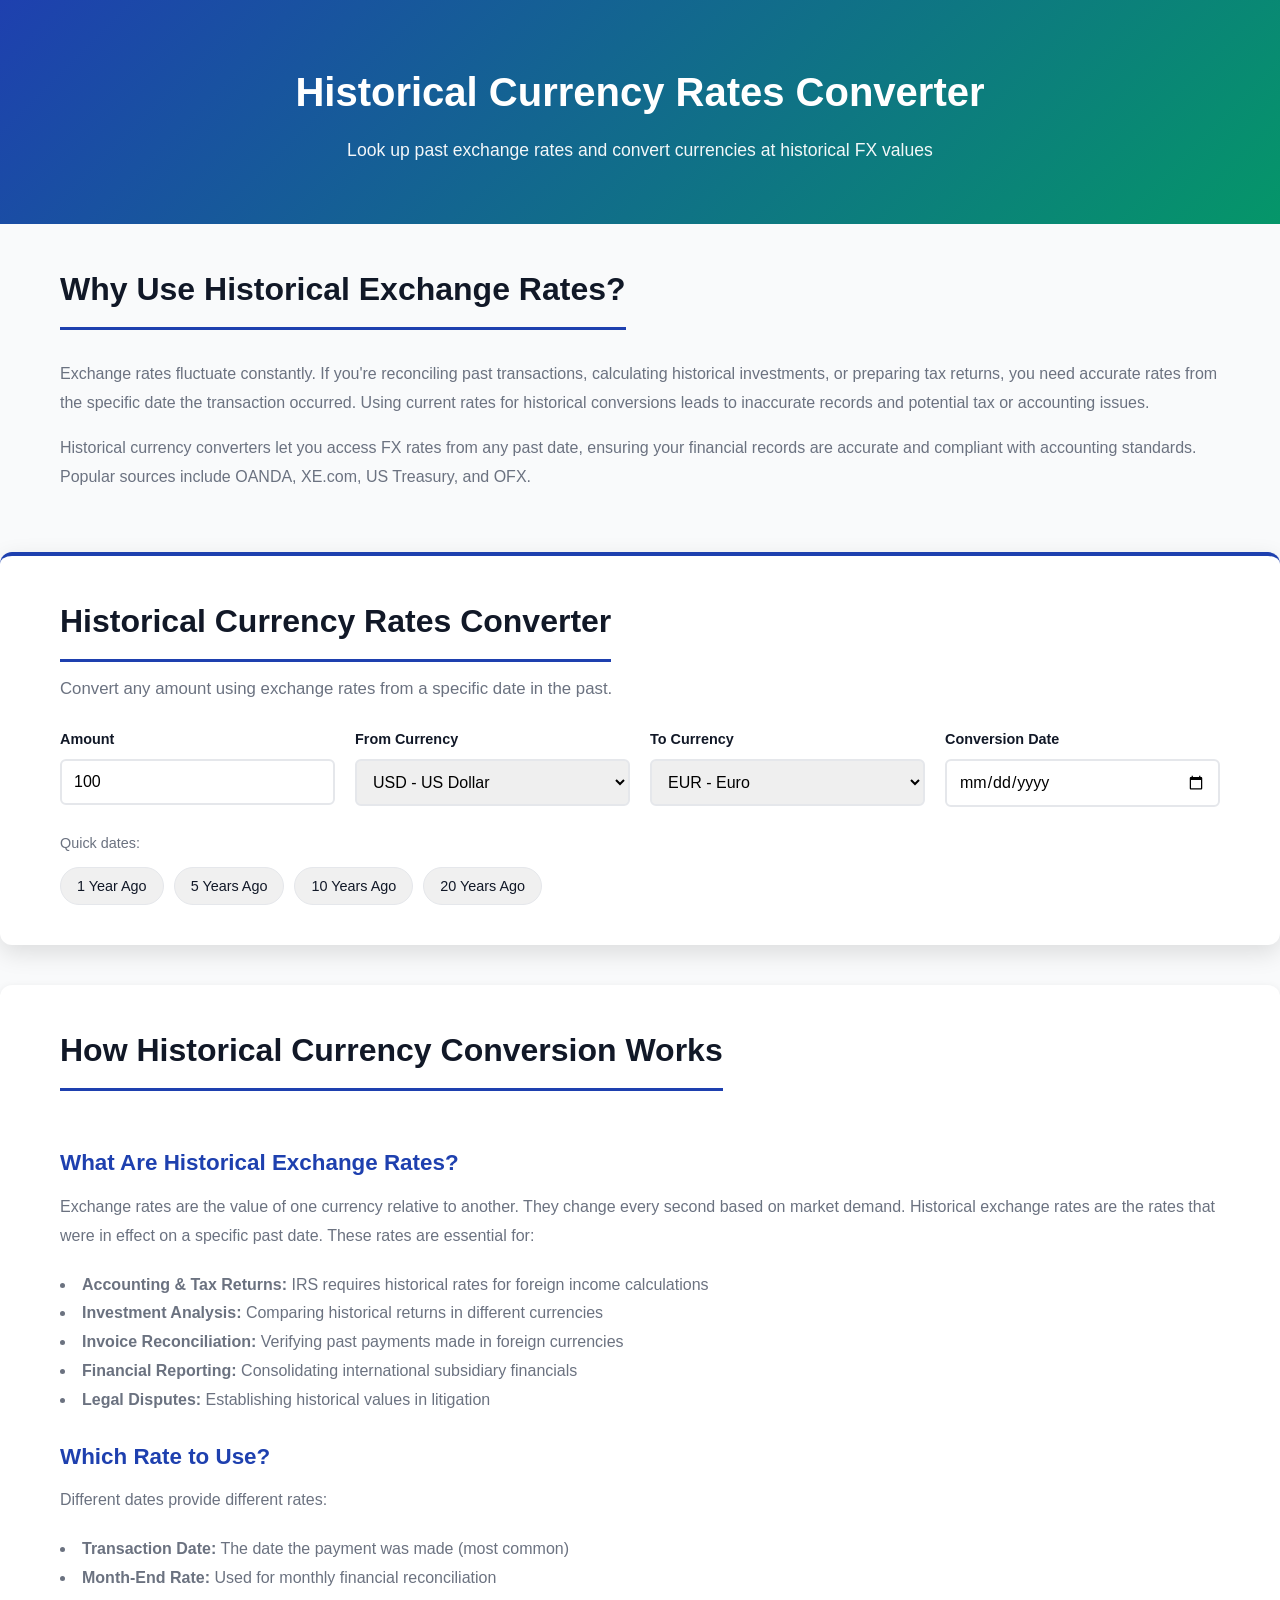
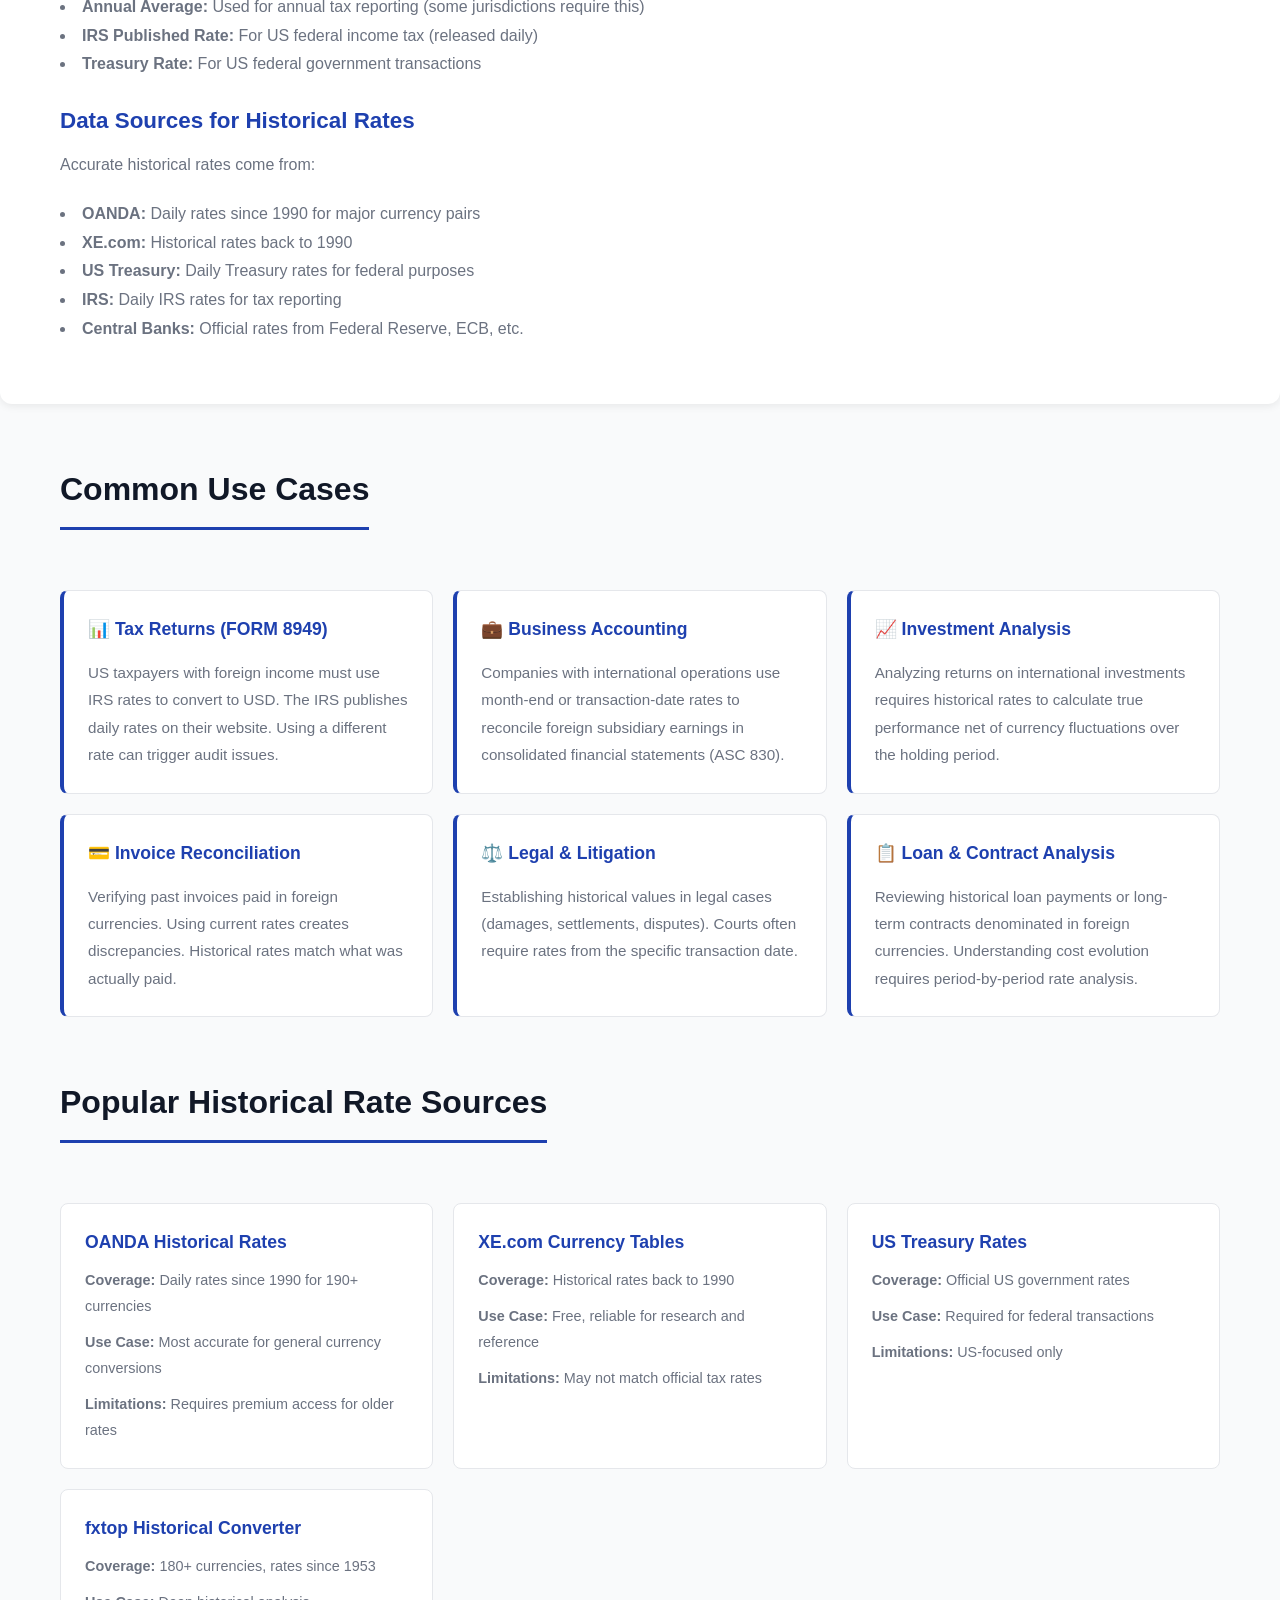
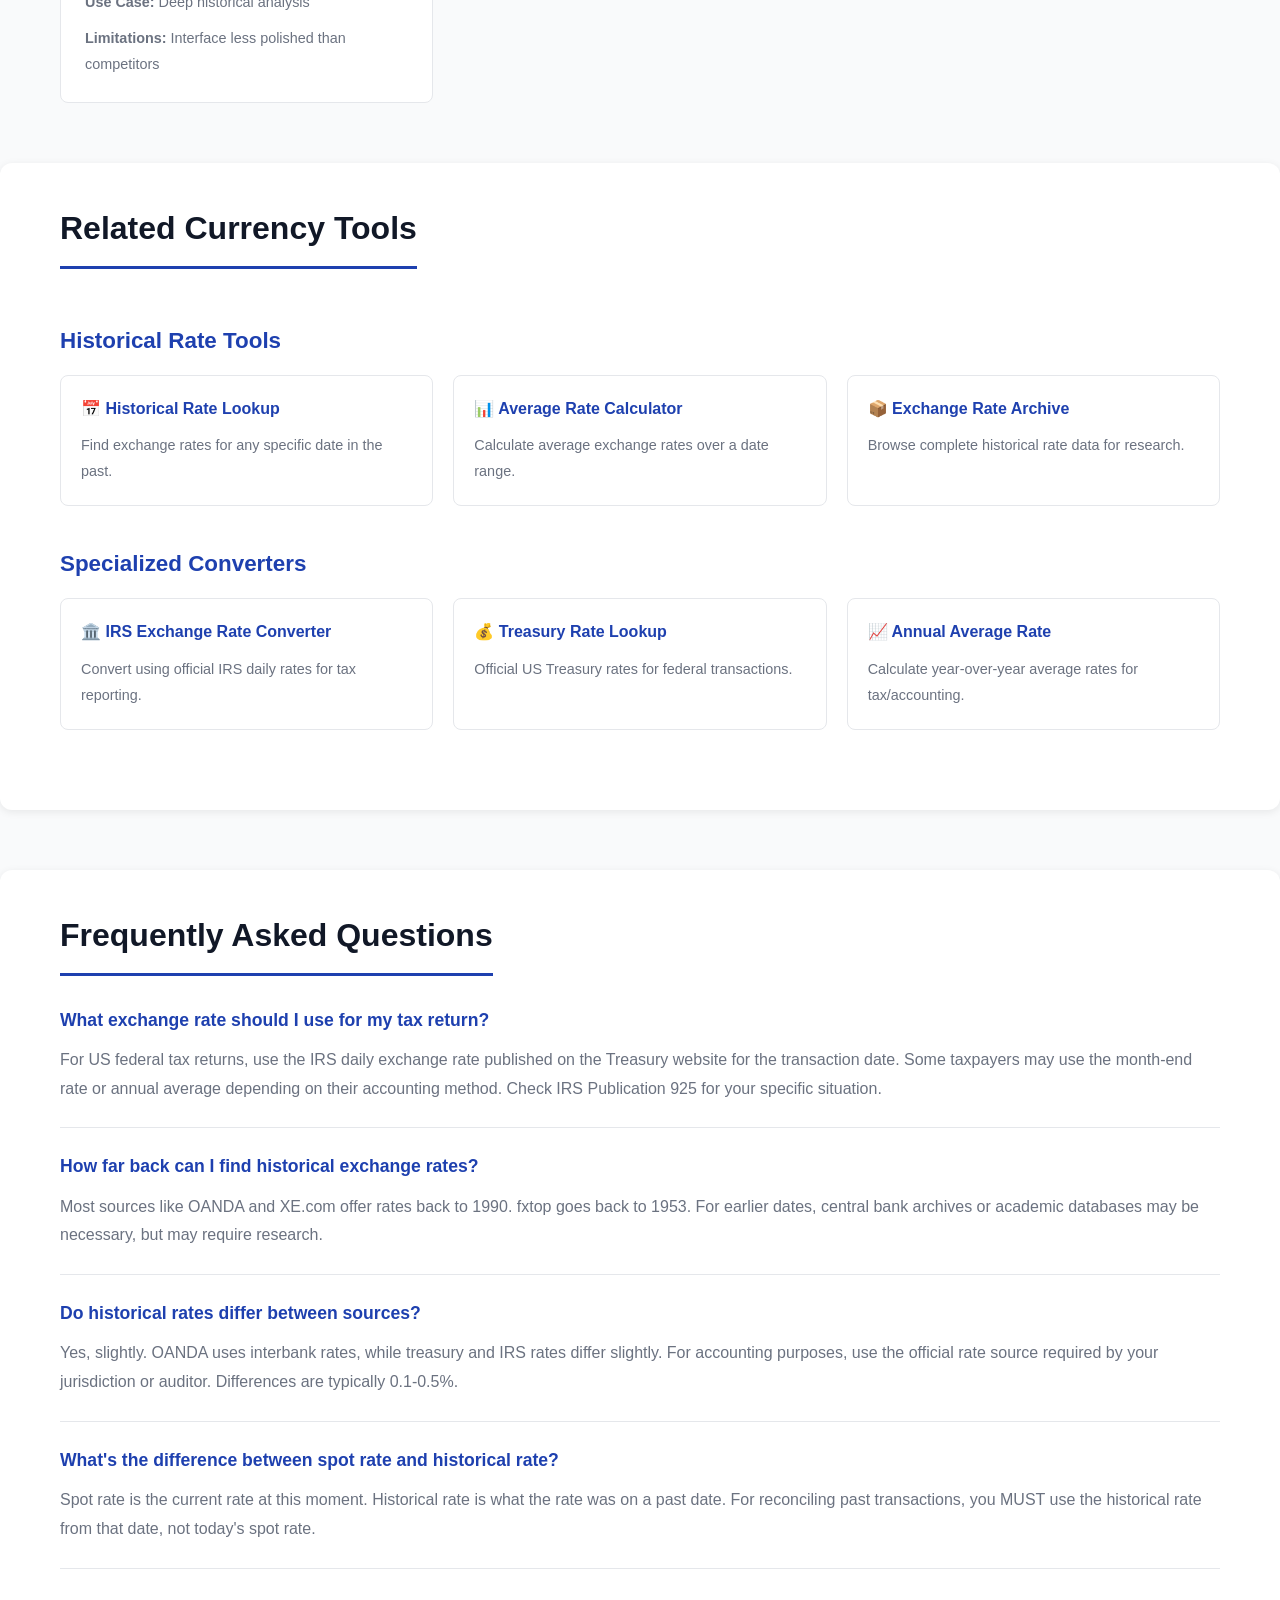
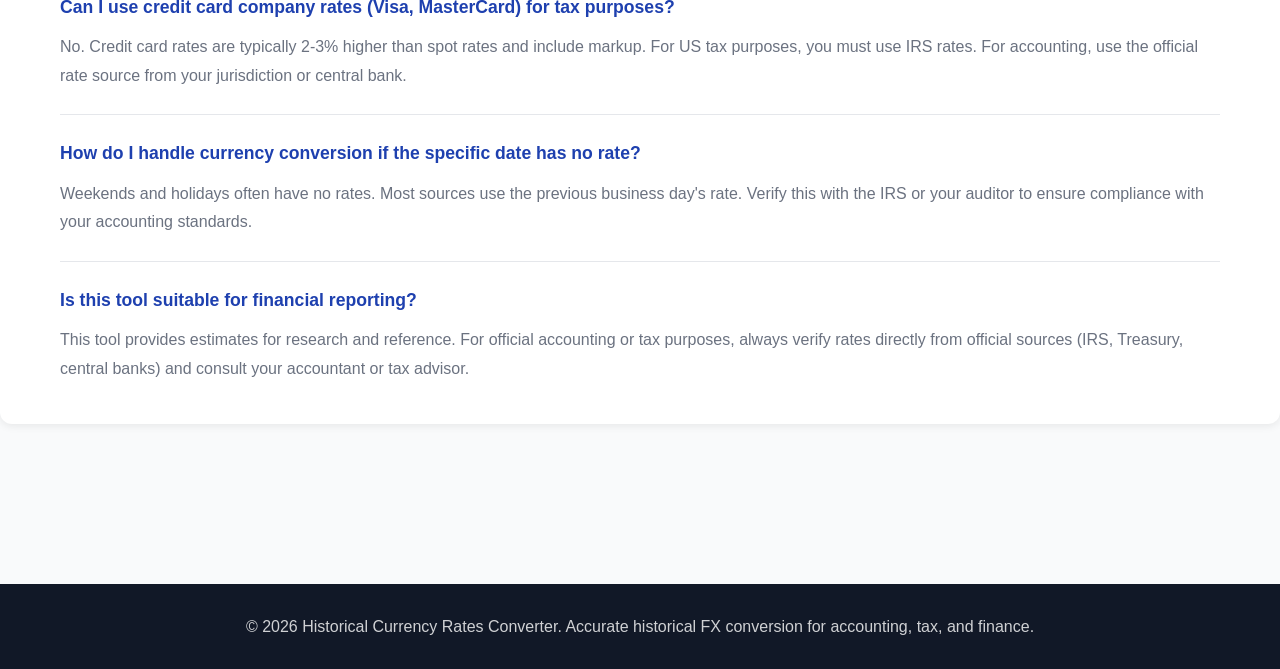
<file: index.html>
<!DOCTYPE html>

<html lang="en">
<head>
    <meta charset="UTF-8">
    <meta name="viewport" content="width=device-width, initial-scale=1.0">
    <meta name="google-site-verification" content="uQVQvib9O00oQFIT-tXdnkU3Vh5VSFZw2b3WhCHTCns" />
    <title>Historical Currency Rates Converter | Past FX Exchange Rates</title>
    <meta name="description" content="Convert currencies at historical exchange rates. Lookup past FX rates, calculate averages, and analyze currency trends over time.">
    <link rel="stylesheet" href="style.css">
</head>
<body>
    <header class="header">
        <div class="container">
            <h1>Historical Currency Rates Converter</h1>
            <p class="subtitle">Look up past exchange rates and convert currencies at historical FX values</p>
        </div>
    </header>


<main>
    <section class="intro">
        <div class="container">
            <h2>Why Use Historical Exchange Rates?</h2>
            <p>
                Exchange rates fluctuate constantly. If you're reconciling past transactions, calculating historical investments, 
                or preparing tax returns, you need accurate rates from the specific date the transaction occurred. Using current rates 
                for historical conversions leads to inaccurate records and potential tax or accounting issues.
            </p>
            <p>
                Historical currency converters let you access FX rates from any past date, ensuring your financial records are accurate 
                and compliant with accounting standards. Popular sources include OANDA, XE.com, US Treasury, and OFX.
            </p>
        </div>
    </section>

    <section class="featured-tool">
        <div class="container">
            <h2>Historical Currency Rates Converter</h2>
            <p>Convert any amount using exchange rates from a specific date in the past.</p>
            
            <div class="converter">
                <div class="converter-inputs">
                    <div class="input-group">
                        <label for="amount">Amount</label>
                        <input type="number" id="amount" placeholder="100" min="0" step="0.01" value="100" onchange="convertCurrency()">
                    </div>
                    <div class="input-group">
                        <label for="fromCurrency">From Currency</label>
                        <select id="fromCurrency" onchange="convertCurrency()">
                            <option value="USD">USD - US Dollar</option>
                            <option value="EUR">EUR - Euro</option>
                            <option value="GBP">GBP - British Pound</option>
                            <option value="JPY">JPY - Japanese Yen</option>
                            <option value="CAD">CAD - Canadian Dollar</option>
                            <option value="AUD">AUD - Australian Dollar</option>
                            <option value="CHF">CHF - Swiss Franc</option>
                            <option value="CNY">CNY - Chinese Yuan</option>
                            <option value="INR">INR - Indian Rupee</option>
                            <option value="MXN">MXN - Mexican Peso</option>
                        </select>
                    </div>
                    <div class="input-group">
                        <label for="toCurrency">To Currency</label>
                        <select id="toCurrency" onchange="convertCurrency()">
                            <option value="EUR">EUR - Euro</option>
                            <option value="GBP">GBP - British Pound</option>
                            <option value="JPY">JPY - Japanese Yen</option>
                            <option value="CAD">CAD - Canadian Dollar</option>
                            <option value="AUD">AUD - Australian Dollar</option>
                            <option value="USD">USD - US Dollar</option>
                            <option value="CHF">CHF - Swiss Franc</option>
                            <option value="CNY">CNY - Chinese Yuan</option>
                            <option value="INR">INR - Indian Rupee</option>
                            <option value="MXN">MXN - Mexican Peso</option>
                        </select>
                    </div>
                    <div class="input-group">
                        <label for="conversionDate">Conversion Date</label>
                        <input type="date" id="conversionDate" onchange="convertCurrency()">
                    </div>
                </div>

                <div class="converter-results" id="converterResults" style="display: none;">
                    <div class="result-display">
                        <div class="result-item">
                            <span class="amount-from" id="displayAmount">100</span>
                            <span class="currency-from" id="displayFromCurrency">USD</span>
                            <span class="equals">=</span>
                            <span class="amount-to" id="displayAmount2">0.00</span>
                            <span class="currency-to" id="displayToCurrency">EUR</span>
                        </div>
                        <div class="rate-info">
                            <p>Exchange Rate: <strong id="exchangeRate">0.00</strong></p>
                            <p>Date: <strong id="rateDate">-</strong></p>
                            <p class="rate-note">*Rates are historical estimates based on major bank data</p>
                        </div>
                    </div>
                </div>

                <div class="quick-dates">
                    <p class="dates-label">Quick dates:</p>
                    <div class="date-buttons">
                        <button class="date-btn" onclick="setHistoricalDate(1)">1 Year Ago</button>
                        <button class="date-btn" onclick="setHistoricalDate(5)">5 Years Ago</button>
                        <button class="date-btn" onclick="setHistoricalDate(10)">10 Years Ago</button>
                        <button class="date-btn" onclick="setHistoricalDate(20)">20 Years Ago</button>
                    </div>
                </div>
            </div>
        </div>
    </section>

    <section class="how-it-works">
        <div class="container">
            <h2>How Historical Currency Conversion Works</h2>
            
            <h3>What Are Historical Exchange Rates?</h3>
            <p>
                Exchange rates are the value of one currency relative to another. They change every second based on market demand. 
                Historical exchange rates are the rates that were in effect on a specific past date. These rates are essential for:
            </p>
            <ul style="list-style-position: inside; color: var(--text-light); line-height: 1.8;">
                <li><strong>Accounting & Tax Returns:</strong> IRS requires historical rates for foreign income calculations</li>
                <li><strong>Investment Analysis:</strong> Comparing historical returns in different currencies</li>
                <li><strong>Invoice Reconciliation:</strong> Verifying past payments made in foreign currencies</li>
                <li><strong>Financial Reporting:</strong> Consolidating international subsidiary financials</li>
                <li><strong>Legal Disputes:</strong> Establishing historical values in litigation</li>
            </ul>

            <h3>Which Rate to Use?</h3>
            <p>
                Different dates provide different rates:
            </p>
            <ul style="list-style-position: inside; color: var(--text-light); line-height: 1.8;">
                <li><strong>Transaction Date:</strong> The date the payment was made (most common)</li>
                <li><strong>Month-End Rate:</strong> Used for monthly financial reconciliation</li>
                <li><strong>Annual Average:</strong> Used for annual tax reporting (some jurisdictions require this)</li>
                <li><strong>IRS Published Rate:</strong> For US federal income tax (released daily)</li>
                <li><strong>Treasury Rate:</strong> For US federal government transactions</li>
            </ul>

            <h3>Data Sources for Historical Rates</h3>
            <p>
                Accurate historical rates come from:
            </p>
            <ul style="list-style-position: inside; color: var(--text-light); line-height: 1.8;">
                <li><strong>OANDA:</strong> Daily rates since 1990 for major currency pairs</li>
                <li><strong>XE.com:</strong> Historical rates back to 1990</li>
                <li><strong>US Treasury:</strong> Daily Treasury rates for federal purposes</li>
                <li><strong>IRS:</strong> Daily IRS rates for tax reporting</li>
                <li><strong>Central Banks:</strong> Official rates from Federal Reserve, ECB, etc.</li>
            </ul>
        </div>
    </section>

    <section class="use-cases">
        <div class="container">
            <h2>Common Use Cases</h2>
            
            <div class="use-case-grid">
                <div class="use-case-card">
                    <h3>📊 Tax Returns (FORM 8949)</h3>
                    <p>
                        US taxpayers with foreign income must use IRS rates to convert to USD. 
                        The IRS publishes daily rates on their website. Using a different rate can trigger audit issues.
                    </p>
                </div>
                <div class="use-case-card">
                    <h3>💼 Business Accounting</h3>
                    <p>
                        Companies with international operations use month-end or transaction-date rates 
                        to reconcile foreign subsidiary earnings in consolidated financial statements (ASC 830).
                    </p>
                </div>
                <div class="use-case-card">
                    <h3>📈 Investment Analysis</h3>
                    <p>
                        Analyzing returns on international investments requires historical rates to calculate 
                        true performance net of currency fluctuations over the holding period.
                    </p>
                </div>
                <div class="use-case-card">
                    <h3>💳 Invoice Reconciliation</h3>
                    <p>
                        Verifying past invoices paid in foreign currencies. Using current rates creates 
                        discrepancies. Historical rates match what was actually paid.
                    </p>
                </div>
                <div class="use-case-card">
                    <h3>⚖️ Legal & Litigation</h3>
                    <p>
                        Establishing historical values in legal cases (damages, settlements, disputes). 
                        Courts often require rates from the specific transaction date.
                    </p>
                </div>
                <div class="use-case-card">
                    <h3>📋 Loan & Contract Analysis</h3>
                    <p>
                        Reviewing historical loan payments or long-term contracts denominated in foreign currencies. 
                        Understanding cost evolution requires period-by-period rate analysis.
                    </p>
                </div>
            </div>
        </div>
    </section>

    <section class="rate-sources">
        <div class="container">
            <h2>Popular Historical Rate Sources</h2>
            
            <div class="sources-grid">
                <div class="source-card">
                    <h3><a href="https://www.oanda.com/" target="_blank">OANDA Historical Rates</a></h3>
                    <p><strong>Coverage:</strong> Daily rates since 1990 for 190+ currencies</p>
                    <p><strong>Use Case:</strong> Most accurate for general currency conversions</p>
                    <p><strong>Limitations:</strong> Requires premium access for older rates</p>
                </div>
                <div class="source-card">
                    <h3><a href="https://www.xe.com/" target="_blank">XE.com Currency Tables</a></h3>
                    <p><strong>Coverage:</strong> Historical rates back to 1990</p>
                    <p><strong>Use Case:</strong> Free, reliable for research and reference</p>
                    <p><strong>Limitations:</strong> May not match official tax rates</p>
                </div>
                <div class="source-card">
                    <h3><a href="https://fiscaldata.treasury.gov/" target="_blank">US Treasury Rates</a></h3>
                    <p><strong>Coverage:</strong> Official US government rates</p>
                    <p><strong>Use Case:</strong> Required for federal transactions</p>
                    <p><strong>Limitations:</strong> US-focused only</p>
                </div>
                <div class="source-card">
                    <h3><a href="https://fxtop.com/" target="_blank">fxtop Historical Converter</a></h3>
                    <p><strong>Coverage:</strong> 180+ currencies, rates since 1953</p>
                    <p><strong>Use Case:</strong> Deep historical analysis</p>
                    <p><strong>Limitations:</strong> Interface less polished than competitors</p>
                </div>
            </div>
        </div>
    </section>

    <section class="other-tools">
        <div class="container">
            <h2>Related Currency Tools</h2>
            
            <h3>Historical Rate Tools</h3>
            <div class="grid">
                <div class="card">
                    <h4><a href="lookup/index.html">📅 Historical Rate Lookup</a></h4>
                    <p>Find exchange rates for any specific date in the past.</p>
                </div>
                <div class="card">
                    <h4><a href="average/index.html">📊 Average Rate Calculator</a></h4>
                    <p>Calculate average exchange rates over a date range.</p>
                </div>
                <div class="card">
                    <h4><a href="archive/index.html">📦 Exchange Rate Archive</a></h4>
                    <p>Browse complete historical rate data for research.</p>
                </div>
            </div>

            <h3>Specialized Converters</h3>
            <div class="grid">
                <div class="card">
                    <h4><a href="irs/index.html">🏛️ IRS Exchange Rate Converter</a></h4>
                    <p>Convert using official IRS daily rates for tax reporting.</p>
                </div>
                <div class="card">
                    <h4><a href="treasury/index.html">💰 Treasury Rate Lookup</a></h4>
                    <p>Official US Treasury rates for federal transactions.</p>
                </div>
                <div class="card">
                    <h4><a href="annual/index.html">📈 Annual Average Rate</a></h4>
                    <p>Calculate year-over-year average rates for tax/accounting.</p>
                </div>
            </div>
        </div>
    </section>

    <section class="faqs">
        <div class="container">
            <h2>Frequently Asked Questions</h2>

            <div class="faq-item">
                <h3>What exchange rate should I use for my tax return?</h3>
                <p>
                    For US federal tax returns, use the IRS daily exchange rate published on the Treasury website for the transaction date. 
                    Some taxpayers may use the month-end rate or annual average depending on their accounting method. Check IRS Publication 
                    925 for your specific situation.
                </p>
            </div>

            <div class="faq-item">
                <h3>How far back can I find historical exchange rates?</h3>
                <p>
                    Most sources like OANDA and XE.com offer rates back to 1990. fxtop goes back to 1953. 
                    For earlier dates, central bank archives or academic databases may be necessary, but may require research.
                </p>
            </div>

            <div class="faq-item">
                <h3>Do historical rates differ between sources?</h3>
                <p>
                    Yes, slightly. OANDA uses interbank rates, while treasury and IRS rates differ slightly. For accounting purposes, 
                    use the official rate source required by your jurisdiction or auditor. Differences are typically 0.1-0.5%.
                </p>
            </div>

            <div class="faq-item">
                <h3>What's the difference between spot rate and historical rate?</h3>
                <p>
                    Spot rate is the current rate at this moment. Historical rate is what the rate was on a past date. 
                    For reconciling past transactions, you MUST use the historical rate from that date, not today's spot rate.
                </p>
            </div>

            <div class="faq-item">
                <h3>Can I use credit card company rates (Visa, MasterCard) for tax purposes?</h3>
                <p>
                    No. Credit card rates are typically 2-3% higher than spot rates and include markup. For US tax purposes, 
                    you must use IRS rates. For accounting, use the official rate source from your jurisdiction or central bank.
                </p>
            </div>

            <div class="faq-item">
                <h3>How do I handle currency conversion if the specific date has no rate?</h3>
                <p>
                    Weekends and holidays often have no rates. Most sources use the previous business day's rate. 
                    Verify this with the IRS or your auditor to ensure compliance with your accounting standards.
                </p>
            </div>

            <div class="faq-item">
                <h3>Is this tool suitable for financial reporting?</h3>
                <p>
                    This tool provides estimates for research and reference. For official accounting or tax purposes, 
                    always verify rates directly from official sources (IRS, Treasury, central banks) and consult your accountant or tax advisor.
                </p>
            </div>
        </div>
    </section>
</main>

<footer class="footer">
    <div class="container">
        <p>&copy; 2026 Historical Currency Rates Converter. Accurate historical FX conversion for accounting, tax, and finance.</p>
    </div>
</footer>

<script src="app.js"></script>


</body>
</html>
</file>
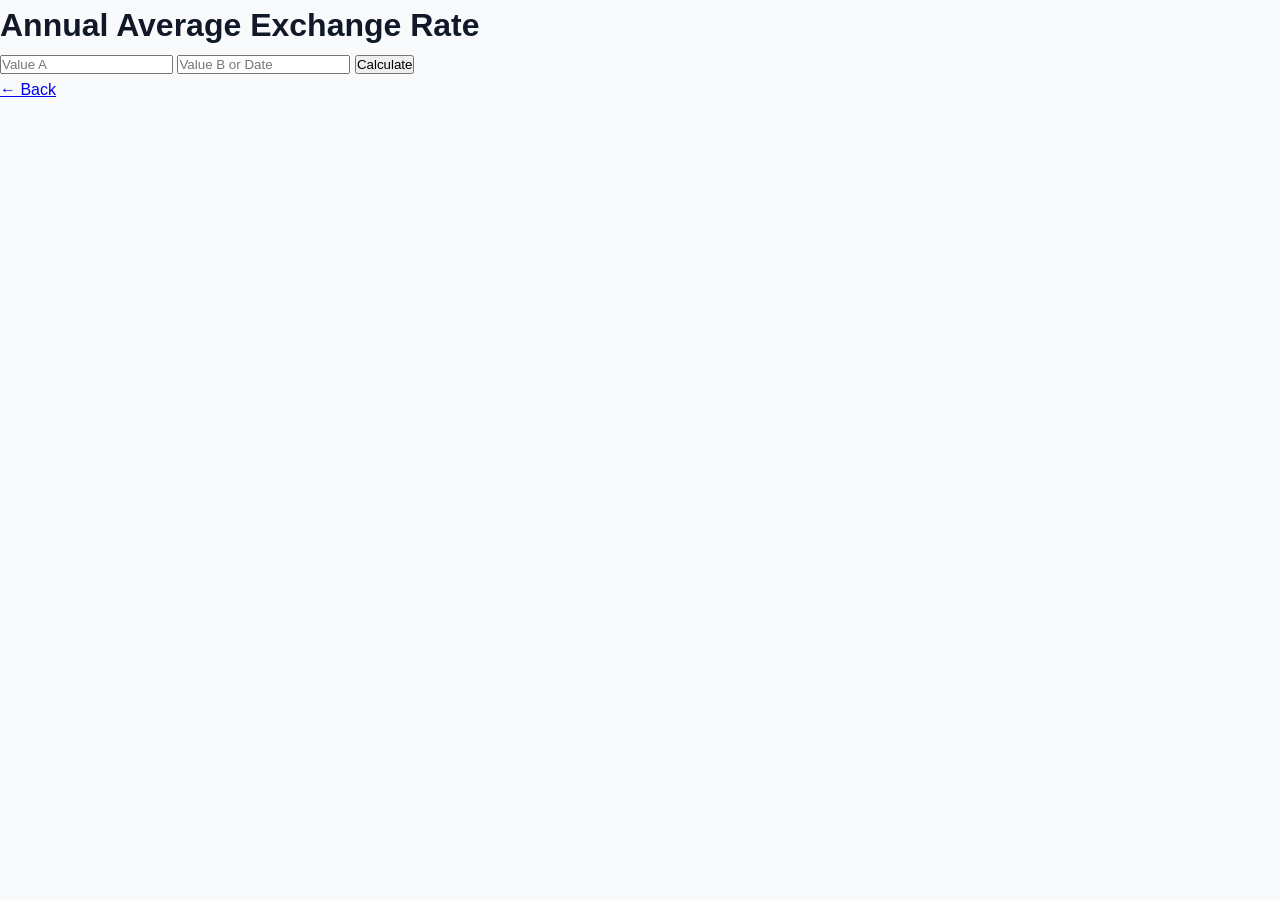
<file: annual/index.html>
<!DOCTYPE html>
<html>
<head>
<title>Annual Average Exchange Rate</title>
<meta name="google-site-verification" content="PkLa_ViOo6FAHpvh8SacceMb95o9tePRdrqLNBz9X1M" />
<link rel="stylesheet" href="../style.css">
</head>
<body>

<h1>Annual Average Exchange Rate</h1>

<input id="a" placeholder="Value A">
<input id="b" placeholder="Value B or Date">

<button onclick="calc()">Calculate</button>
<p id="res"></p>

<a href="../index.html">← Back</a>

<script>
function calc(){let total=+a.value||0;let days=+b.value||1;res.innerText=(total/days).toFixed(4);} 
</script>

</body>
</html>
</file>
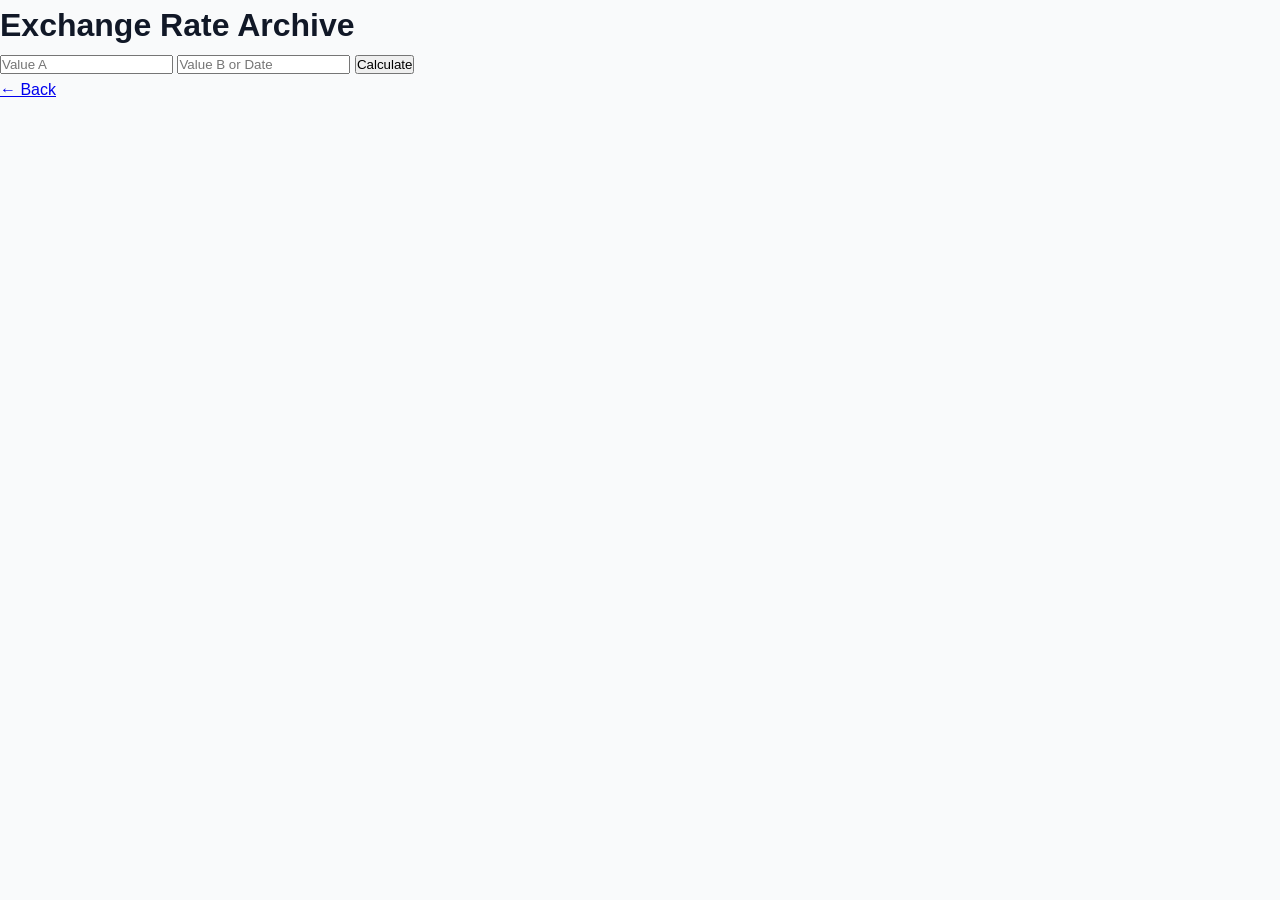
<file: archive/index.html>
<!DOCTYPE html>
<html>
<head>
<title>Exchange Rate Archive</title>
<meta name="google-site-verification" content="PkLa_ViOo6FAHpvh8SacceMb95o9tePRdrqLNBz9X1M" />
<link rel="stylesheet" href="../style.css">
</head>
<body>

<h1>Exchange Rate Archive</h1>

<input id="a" placeholder="Value A">
<input id="b" placeholder="Value B or Date">

<button onclick="calc()">Calculate</button>
<p id="res"></p>

<a href="../index.html">← Back</a>

<script>
function calc(){res.innerText='Archive lookup';}
</script>

</body>
</html>
</file>
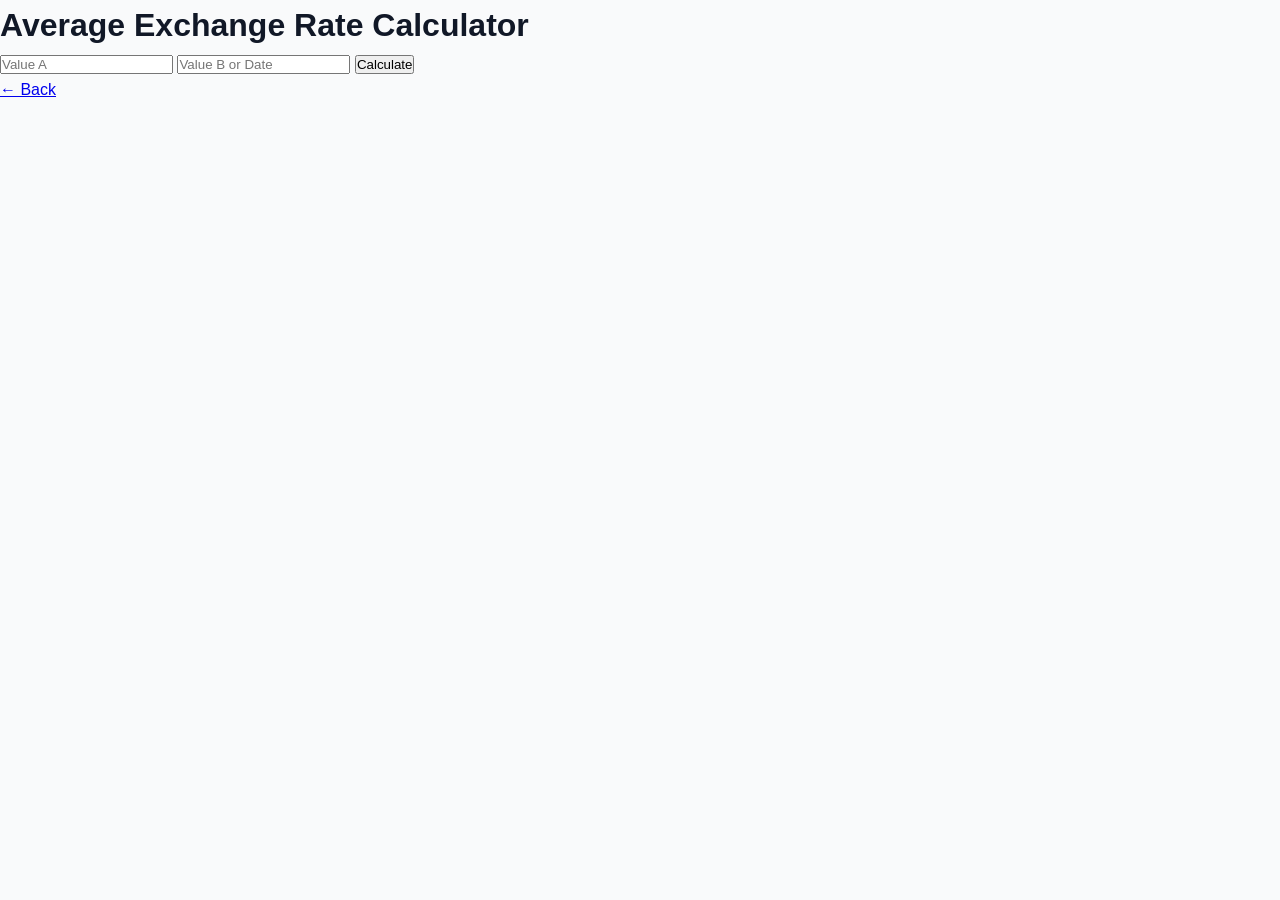
<file: average/index.html>
<!DOCTYPE html>
<html>
<head>
<title>Average Exchange Rate Calculator</title>
<meta name="google-site-verification" content="PkLa_ViOo6FAHpvh8SacceMb95o9tePRdrqLNBz9X1M" />
<link rel="stylesheet" href="../style.css">
</head>
<body>

<h1>Average Exchange Rate Calculator</h1>

<input id="a" placeholder="Value A">
<input id="b" placeholder="Value B or Date">

<button onclick="calc()">Calculate</button>
<p id="res"></p>

<a href="../index.html">← Back</a>

<script>
function calc(){let a1=+a.value||0;let b1=+b.value||0;res.innerText=((a1+b1)/2).toFixed(4);} 
</script>

</body>
</html>
</file>
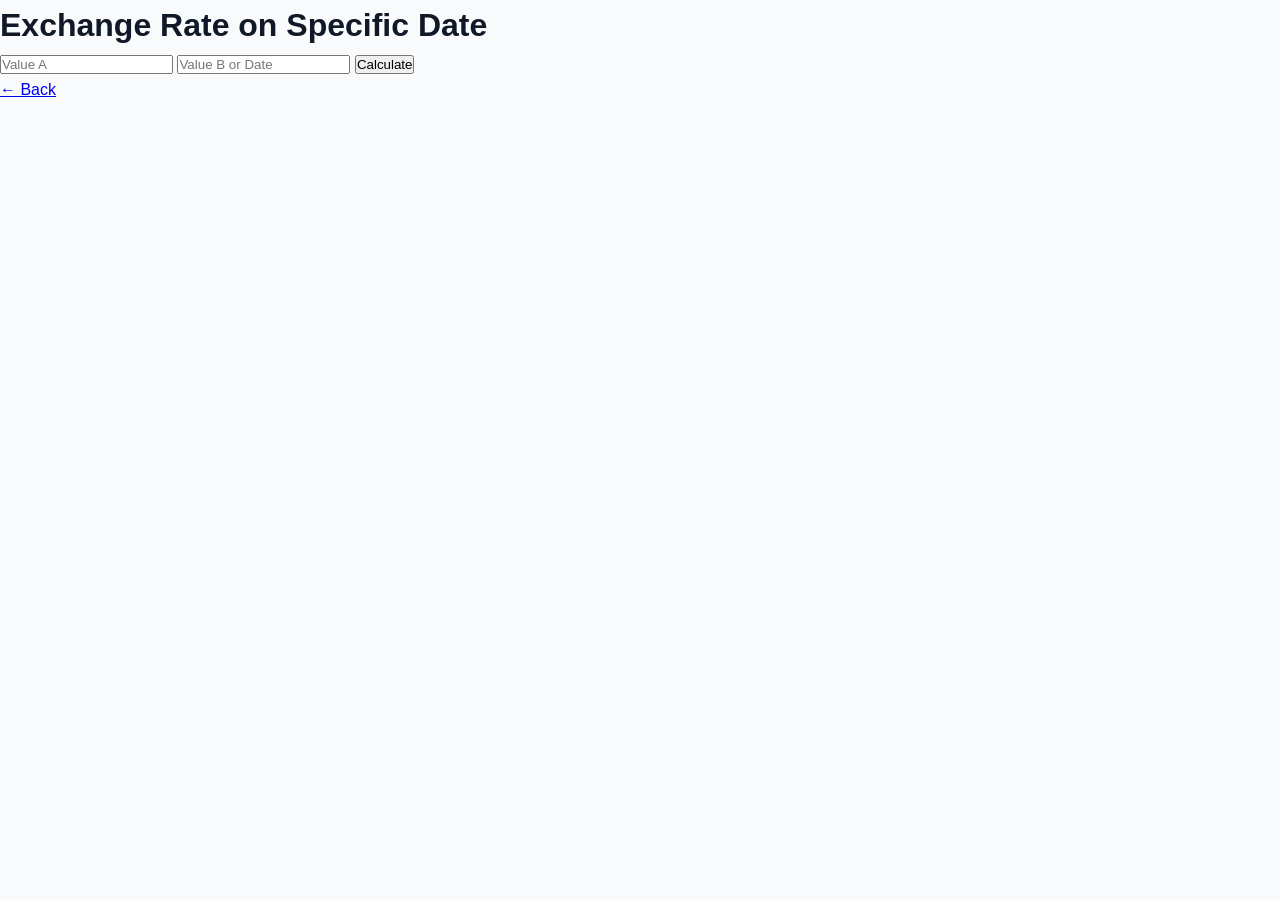
<file: date/index.html>
<!DOCTYPE html>
<html>
<head>
<title>Exchange Rate on Specific Date</title>
<meta name="google-site-verification" content="PkLa_ViOo6FAHpvh8SacceMb95o9tePRdrqLNBz9X1M" />
<link rel="stylesheet" href="../style.css">
</head>
<body>

<h1>Exchange Rate on Specific Date</h1>

<input id="a" placeholder="Value A">
<input id="b" placeholder="Value B or Date">

<button onclick="calc()">Calculate</button>
<p id="res"></p>

<a href="../index.html">← Back</a>

<script>
function calc(){let d=b.value;res.innerText='Rate for '+d+' (connect API)';}
</script>

</body>
</html>
</file>
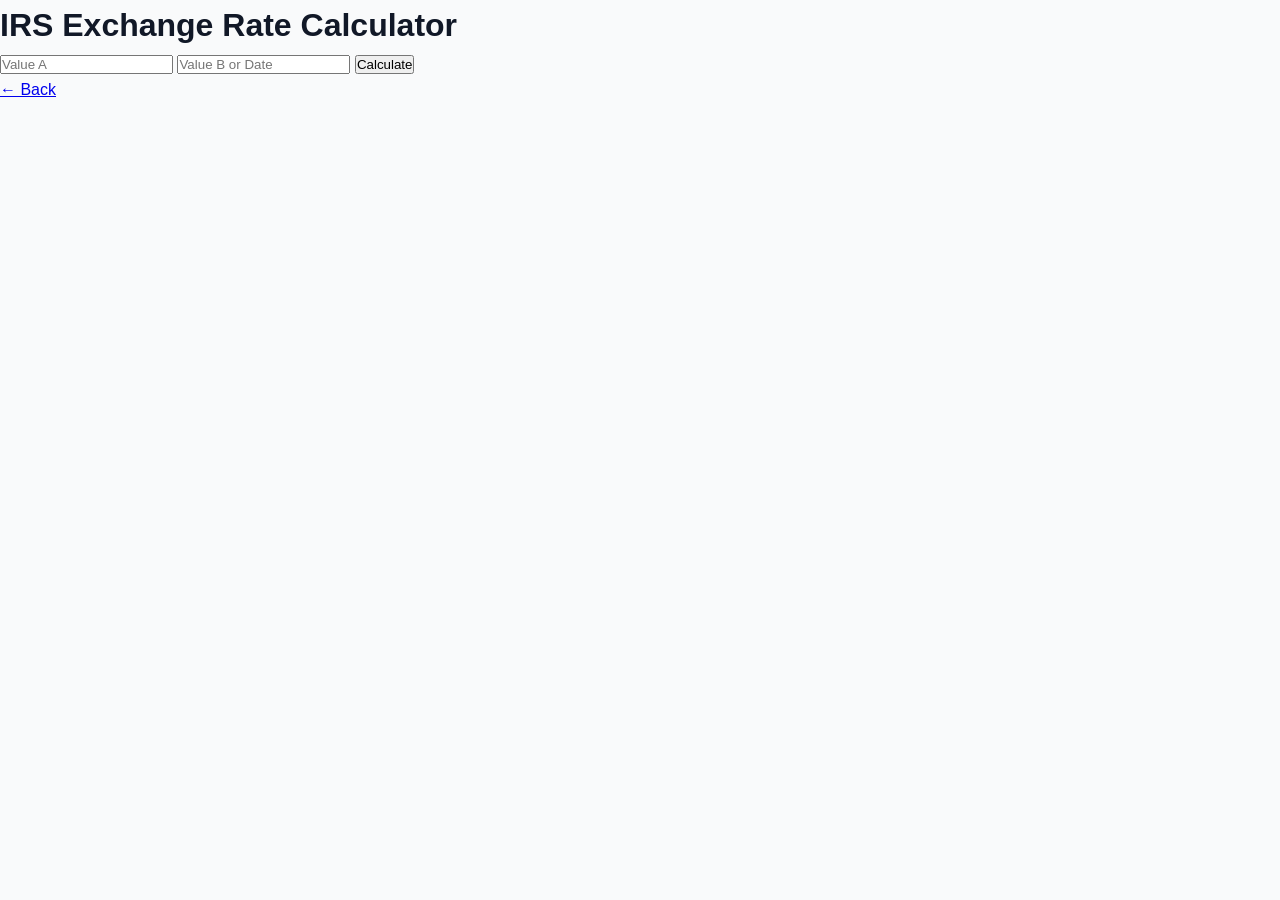
<file: irs/index.html>
<!DOCTYPE html>
<html>
<head>
<title>IRS Exchange Rate Calculator</title>
<meta name="google-site-verification" content="PkLa_ViOo6FAHpvh8SacceMb95o9tePRdrqLNBz9X1M" />
<link rel="stylesheet" href="../style.css">
</head>
<body>

<h1>IRS Exchange Rate Calculator</h1>

<input id="a" placeholder="Value A">
<input id="b" placeholder="Value B or Date">

<button onclick="calc()">Calculate</button>
<p id="res"></p>

<a href="../index.html">← Back</a>

<script>
function calc(){res.innerText='Use IRS yearly average rates';}
</script>

</body>
</html>
</file>
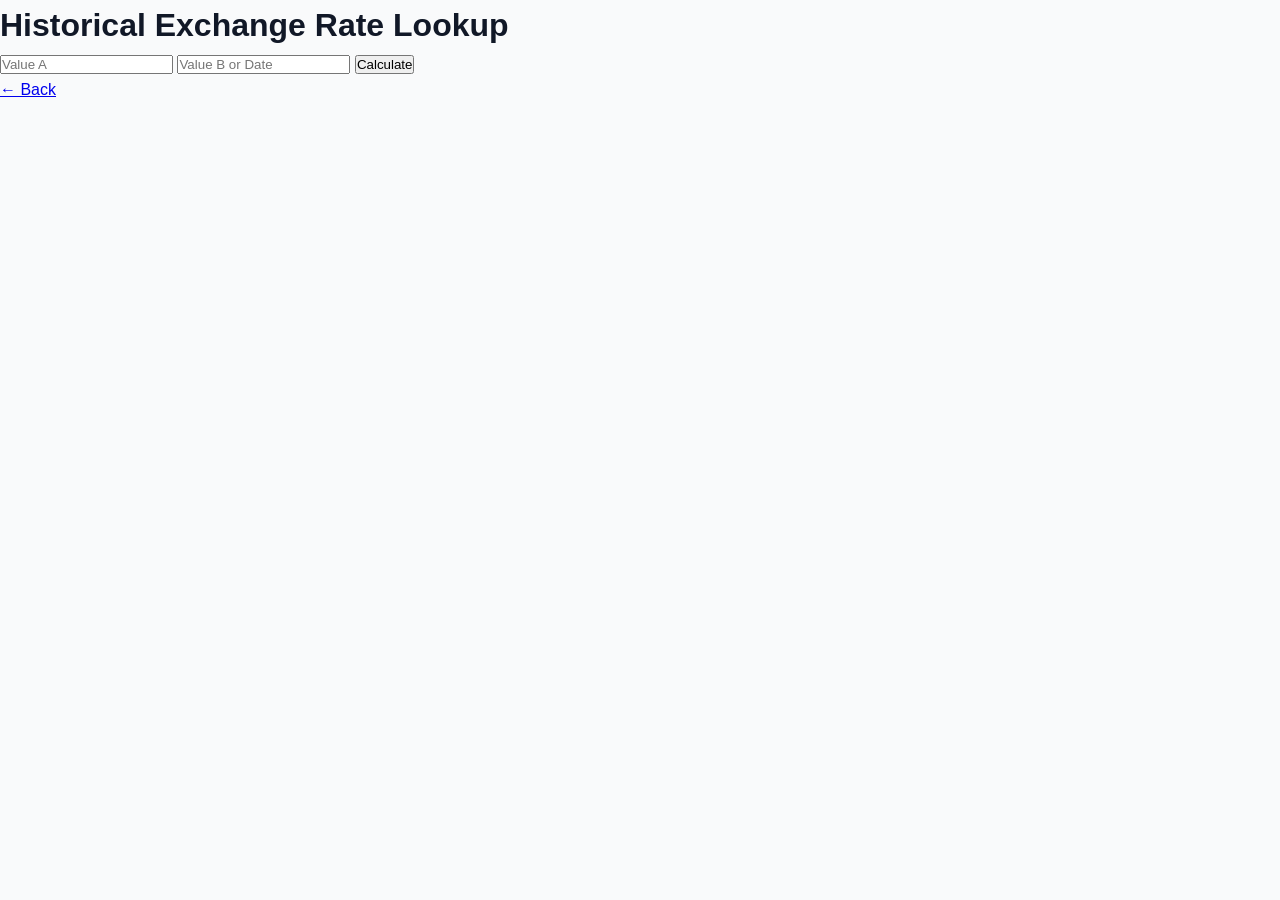
<file: lookup/index.html>
<!DOCTYPE html>
<html>
<head>
<title>Historical Exchange Rate Lookup</title>
<meta name="google-site-verification" content="PkLa_ViOo6FAHpvh8SacceMb95o9tePRdrqLNBz9X1M" />
<link rel="stylesheet" href="../style.css">
</head>
<body>

<h1>Historical Exchange Rate Lookup</h1>

<input id="a" placeholder="Value A">
<input id="b" placeholder="Value B or Date">

<button onclick="calc()">Calculate</button>
<p id="res"></p>

<a href="../index.html">← Back</a>

<script>
function calc(){res.innerText='Use historical FX API';}
</script>

</body>
</html>
</file>
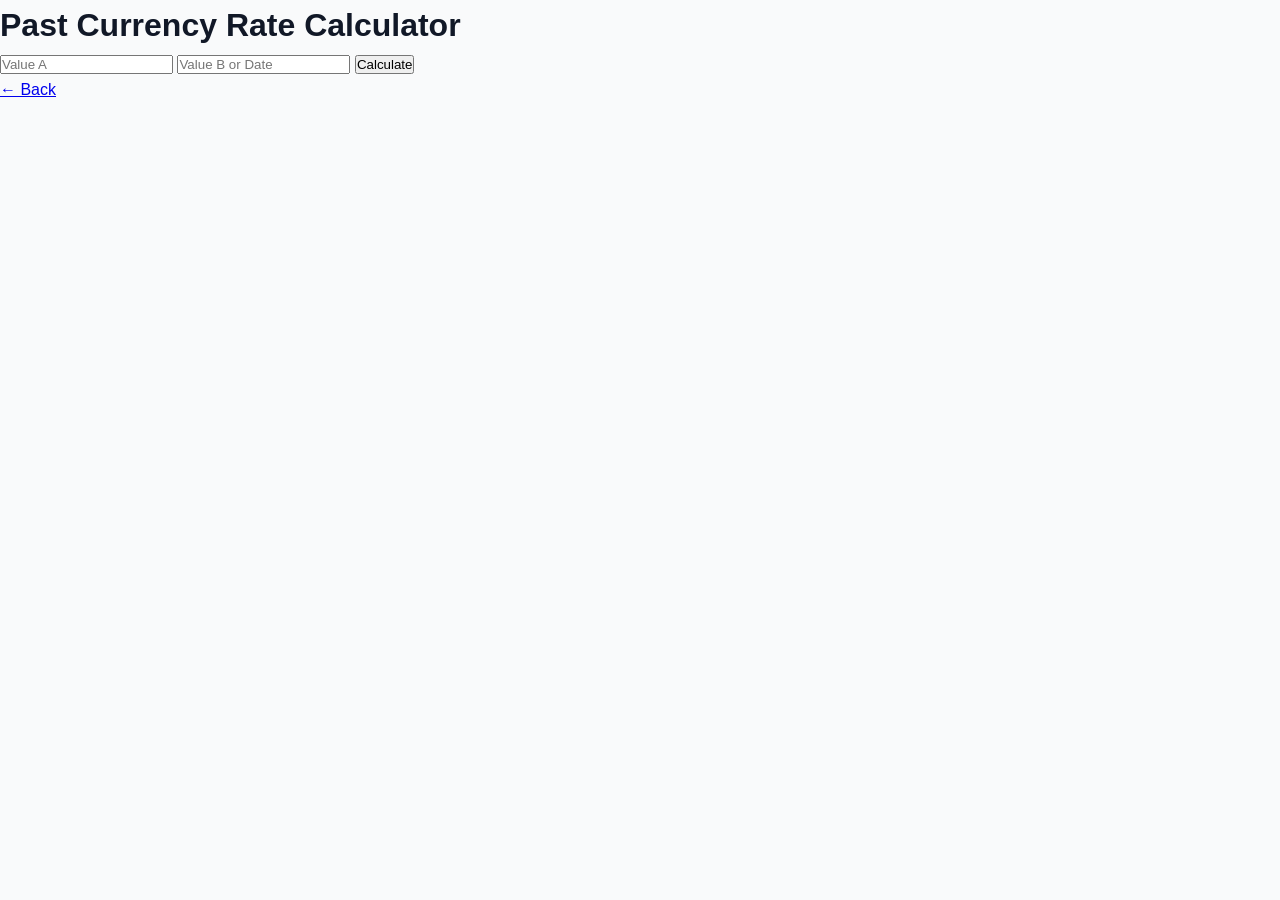
<file: past/index.html>
<!DOCTYPE html>
<html>
<head>
<title>Past Currency Rate Calculator</title>
<meta name="google-site-verification" content="PkLa_ViOo6FAHpvh8SacceMb95o9tePRdrqLNBz9X1M" />
<link rel="stylesheet" href="../style.css">
</head>
<body>

<h1>Past Currency Rate Calculator</h1>

<input id="a" placeholder="Value A">
<input id="b" placeholder="Value B or Date">

<button onclick="calc()">Calculate</button>
<p id="res"></p>

<a href="../index.html">← Back</a>

<script>
function calc(){let a1=+a.value||0;let b1=+b.value||1;res.innerText=(a1*b1).toFixed(2);} 
</script>

</body>
</html>
</file>
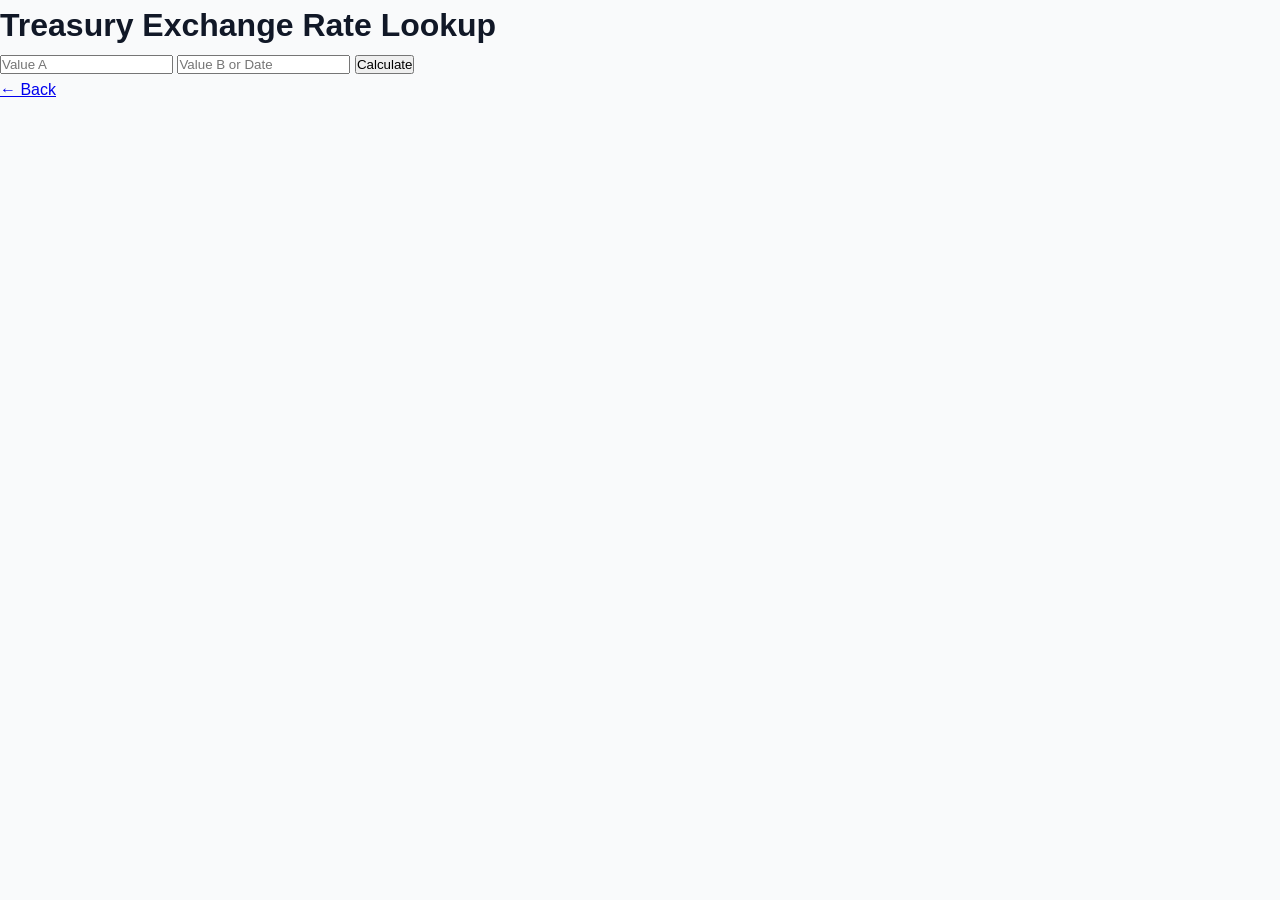
<file: treasury/index.html>
<!DOCTYPE html>
<html>
<head>
<title>Treasury Exchange Rate Lookup</title>
<meta name="google-site-verification" content="PkLa_ViOo6FAHpvh8SacceMb95o9tePRdrqLNBz9X1M" />
<link rel="stylesheet" href="../style.css">
</head>
<body>

<h1>Treasury Exchange Rate Lookup</h1>

<input id="a" placeholder="Value A">
<input id="b" placeholder="Value B or Date">

<button onclick="calc()">Calculate</button>
<p id="res"></p>

<a href="../index.html">← Back</a>

<script>
function calc(){res.innerText='Use US Treasury rates';}
</script>

</body>
</html>
</file>
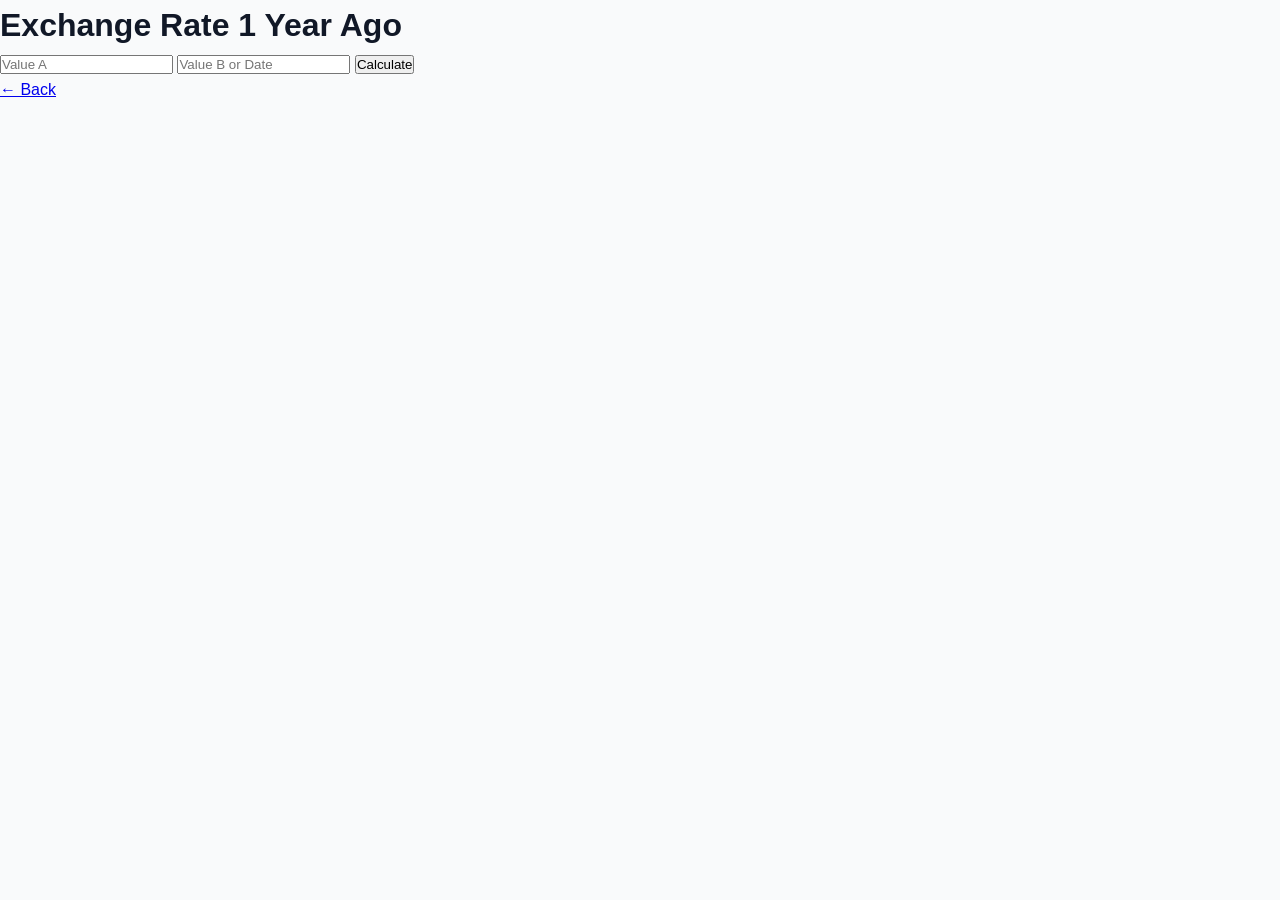
<file: year/index.html>
<!DOCTYPE html>
<html>
<head>
<title>Exchange Rate 1 Year Ago</title>
<meta name="google-site-verification" content="PkLa_ViOo6FAHpvh8SacceMb95o9tePRdrqLNBz9X1M" />
<link rel="stylesheet" href="../style.css">
</head>
<body>

<h1>Exchange Rate 1 Year Ago</h1>

<input id="a" placeholder="Value A">
<input id="b" placeholder="Value B or Date">

<button onclick="calc()">Calculate</button>
<p id="res"></p>

<a href="../index.html">← Back</a>

<script>
function calc(){res.innerText='Fetch from historical dataset';}
</script>

</body>
</html>
</file>
<file: style.css>
* {
    margin: 0;
    padding: 0;
    box-sizing: border-box;
}

:root {
    --primary: #1E40AF;
    --primary-light: #3B82F6;
    --secondary: #059669;
    --accent: #F59E0B;
    --danger: #DC2626;
    --bg: #f9fafb;
    --card-bg: #fff;
    --text: #111827;
    --text-light: #6b7280;
    --border: #e5e7eb;
    --shadow: 0 2px 8px rgba(0, 0, 0, 0.08);
    --shadow-lg: 0 8px 24px rgba(0, 0, 0, 0.12);
}

html, body {
    font-family: -apple-system, BlinkMacSystemFont, 'Segoe UI', 'Helvetica Neue', sans-serif;
    color: var(--text);
    background: var(--bg);
    line-height: 1.6;
}

.container {
    max-width: 1200px;
    margin: 0 auto;
    padding: 0 20px;
}

/* Header */
.header {
    background: linear-gradient(135deg, #1E40AF 0%, #059669 100%);
    color: white;
    padding: 60px 20px;
    text-align: center;
}

.header h1 {
    font-size: 2.5rem;
    margin-bottom: 12px;
    font-weight: 700;
}

.subtitle {
    font-size: 1.1rem;
    opacity: 0.95;
    font-weight: 300;
}

/* Main */
main {
    padding: 40px 0;
}

section {
    margin-bottom: 60px;
}

section h2 {
    font-size: 2rem;
    margin-bottom: 30px;
    color: var(--text);
    border-bottom: 3px solid var(--primary);
    padding-bottom: 12px;
    display: inline-block;
}

section h3 {
    font-size: 1.4rem;
    margin-top: 28px;
    margin-bottom: 16px;
    color: var(--primary);
    font-weight: 600;
}

section p {
    font-size: 1rem;
    color: var(--text-light);
    margin-bottom: 16px;
    line-height: 1.8;
}

/* Featured Tool */
.featured-tool {
    background: var(--card-bg);
    padding: 40px 20px;
    border-radius: 12px;
    box-shadow: var(--shadow-lg);
    margin-bottom: 40px;
    border-top: 4px solid var(--primary);
}

.featured-tool h2 {
    margin-bottom: 12px;
}

.featured-tool > .container > p {
    margin-bottom: 24px;
    font-size: 1.05rem;
    color: var(--text-light);
}

/* Converter */
.converter {
    margin-top: 20px;
}

.converter-inputs {
    display: grid;
    grid-template-columns: repeat(auto-fit, minmax(180px, 1fr));
    gap: 20px;
    margin-bottom: 24px;
}

.input-group {
    display: flex;
    flex-direction: column;
}

.input-group label {
    font-size: 0.9rem;
    font-weight: 600;
    color: var(--text);
    margin-bottom: 8px;
}

.input-group input,
.input-group select {
    padding: 12px;
    border: 2px solid var(--border);
    border-radius: 6px;
    font-size: 1rem;
    transition: border-color 0.3s ease;
    font-family: inherit;
}

.input-group input:focus,
.input-group select:focus {
    outline: none;
    border-color: var(--primary);
    box-shadow: 0 0 0 3px rgba(30, 64, 175, 0.1);
}

/* Results */
.converter-results {
    background: #f0fdf4;
    padding: 24px;
    border-radius: 8px;
    border-left: 4px solid var(--secondary);
    margin-bottom: 24px;
}

.result-display {
    background: white;
    padding: 20px;
    border-radius: 6px;
    border: 1px solid var(--border);
}

.result-item {
    display: flex;
    align-items: center;
    justify-content: center;
    gap: 12px;
    margin-bottom: 20px;
    flex-wrap: wrap;
}

.amount-from,
.amount-to {
    font-size: 2rem;
    font-weight: 700;
    color: var(--primary);
}

.currency-from,
.currency-to {
    font-size: 1.2rem;
    font-weight: 600;
    color: var(--text);
    min-width: 50px;
}

.equals {
    font-size: 1.2rem;
    color: var(--text-light);
    margin: 0 8px;
}

.rate-info {
    background: #f3f4f6;
    padding: 16px;
    border-radius: 6px;
}

.rate-info p {
    margin-bottom: 8px;
    font-size: 0.95rem;
}

.rate-info p:last-child {
    margin-bottom: 0;
}

.rate-note {
    color: var(--text-light);
    font-size: 0.85rem;
    font-style: italic;
}

/* Quick Dates */
.quick-dates {
    margin-top: 20px;
}

.dates-label {
    font-size: 0.9rem;
    color: var(--text-light);
    margin-bottom: 10px;
    font-weight: 500;
}

.date-buttons {
    display: flex;
    flex-wrap: wrap;
    gap: 10px;
}

.date-btn {
    padding: 10px 16px;
    background: #f0f0f0;
    color: var(--text);
    border: 1px solid var(--border);
    border-radius: 20px;
    font-size: 0.9rem;
    font-weight: 500;
    cursor: pointer;
    transition: all 0.2s ease;
}

.date-btn:hover {
    background: var(--primary);
    color: white;
    border-color: var(--primary);
    transform: translateY(-1px);
}

/* How It Works */
.how-it-works {
    background: var(--card-bg);
    padding: 40px 20px;
    border-radius: 12px;
    box-shadow: var(--shadow);
}

.how-it-works h2 {
    margin-bottom: 30px;
}

.how-it-works h3 {
    margin-top: 24px;
    margin-bottom: 12px;
}

.how-it-works p {
    color: var(--text-light);
    margin-bottom: 20px;
}

.how-it-works ul {
    margin-bottom: 20px;
}

/* Use Cases */
.use-case-grid {
    display: grid;
    grid-template-columns: repeat(auto-fit, minmax(280px, 1fr));
    gap: 20px;
    margin-top: 30px;
}

.use-case-card {
    background: var(--card-bg);
    padding: 24px;
    border-radius: 8px;
    border: 1px solid var(--border);
    border-left: 4px solid var(--primary);
}

.use-case-card h3 {
    margin-top: 0;
    font-size: 1.1rem;
}

.use-case-card p {
    margin-bottom: 0;
    font-size: 0.95rem;
}

/* Rate Sources */
.sources-grid {
    display: grid;
    grid-template-columns: repeat(auto-fit, minmax(280px, 1fr));
    gap: 20px;
    margin-top: 30px;
}

.source-card {
    background: var(--card-bg);
    padding: 24px;
    border-radius: 8px;
    border: 1px solid var(--border);
    transition: all 0.3s ease;
}

.source-card:hover {
    box-shadow: var(--shadow-lg);
    transform: translateY(-4px);
}

.source-card h3 {
    margin-top: 0;
    margin-bottom: 12px;
    font-size: 1.1rem;
}

.source-card a {
    color: var(--primary);
    text-decoration: none;
    font-weight: 600;
}

.source-card a:hover {
    text-decoration: underline;
}

.source-card p {
    font-size: 0.9rem;
    margin-bottom: 10px;
}

.source-card p:last-child {
    margin-bottom: 0;
}

/* Other Tools */
.other-tools {
    background: var(--card-bg);
    padding: 40px 20px;
    border-radius: 12px;
    box-shadow: var(--shadow);
}

.other-tools h2 {
    margin-bottom: 30px;
}

.other-tools h3 {
    margin-top: 24px;
    margin-bottom: 16px;
}

.grid {
    display: grid;
    grid-template-columns: repeat(auto-fit, minmax(280px, 1fr));
    gap: 20px;
    margin-bottom: 40px;
}

.card {
    background: var(--card-bg);
    padding: 20px;
    border-radius: 8px;
    border: 1px solid var(--border);
    transition: all 0.3s ease;
}

.card:hover {
    box-shadow: var(--shadow-lg);
    transform: translateY(-4px);
}

.card h4 {
    font-size: 1rem;
    margin-bottom: 12px;
}

.card a {
    color: var(--primary);
    text-decoration: none;
    font-weight: 600;
}

.card a:hover {
    text-decoration: underline;
}

.card p {
    font-size: 0.9rem;
    color: var(--text-light);
    margin-bottom: 0;
}

/* FAQs */
.faqs {
    background: var(--card-bg);
    padding: 40px 20px;
    border-radius: 12px;
    box-shadow: var(--shadow);
}

.faqs h2 {
    margin-bottom: 30px;
}

.faq-item {
    margin-bottom: 24px;
    padding-bottom: 24px;
    border-bottom: 1px solid var(--border);
}

.faq-item:last-child {
    border-bottom: none;
    margin-bottom: 0;
    padding-bottom: 0;
}

.faq-item h3 {
    font-size: 1.1rem;
    margin-top: 0;
    margin-bottom: 12px;
    color: var(--primary);
}

.faq-item p {
    margin-bottom: 0;
    color: var(--text-light);
}

/* Footer */
.footer {
    background: var(--text);
    color: white;
    text-align: center;
    padding: 30px 20px;
    margin-top: 60px;
}

.footer p {
    color: rgba(255, 255, 255, 0.8);
    margin: 0;
}

/* Responsive */
@media (max-width: 768px) {
    .header h1 {
        font-size: 1.8rem;
    }

    .subtitle {
        font-size: 1rem;
    }

    section h2 {
        font-size: 1.6rem;
    }

    section h3 {
        font-size: 1.2rem;
    }

    .converter-inputs {
        grid-template-columns: 1fr;
    }

    .amount-from,
    .amount-to {
        font-size: 1.5rem;
    }

    .result-item {
        flex-direction: column;
        text-align: center;
        gap: 8px;
    }

    .use-case-grid {
        grid-template-columns: 1fr;
    }

    .sources-grid {
        grid-template-columns: 1fr;
    }

    .grid {
        grid-template-columns: 1fr;
    }

    .date-buttons {
        flex-direction: column;
    }

    .date-btn {
        width: 100%;
        text-align: center;
    }
}
</file>
